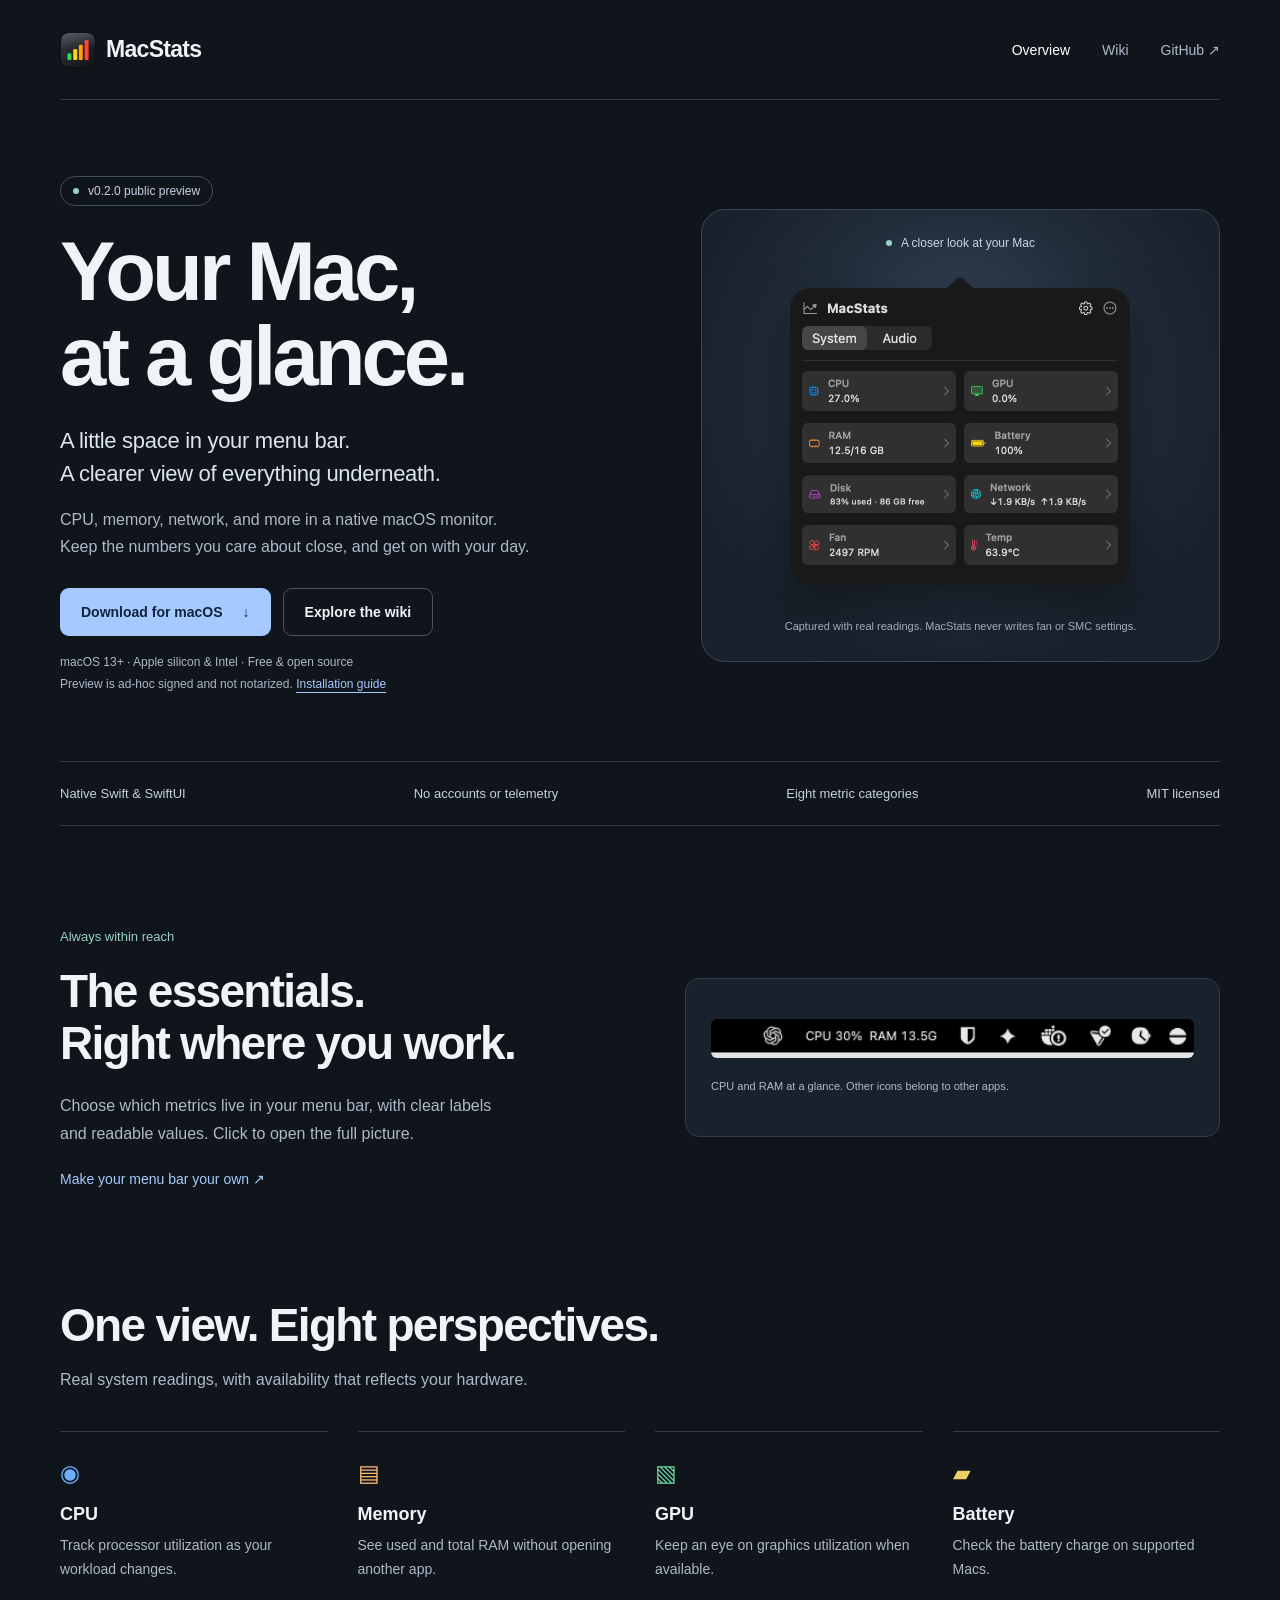
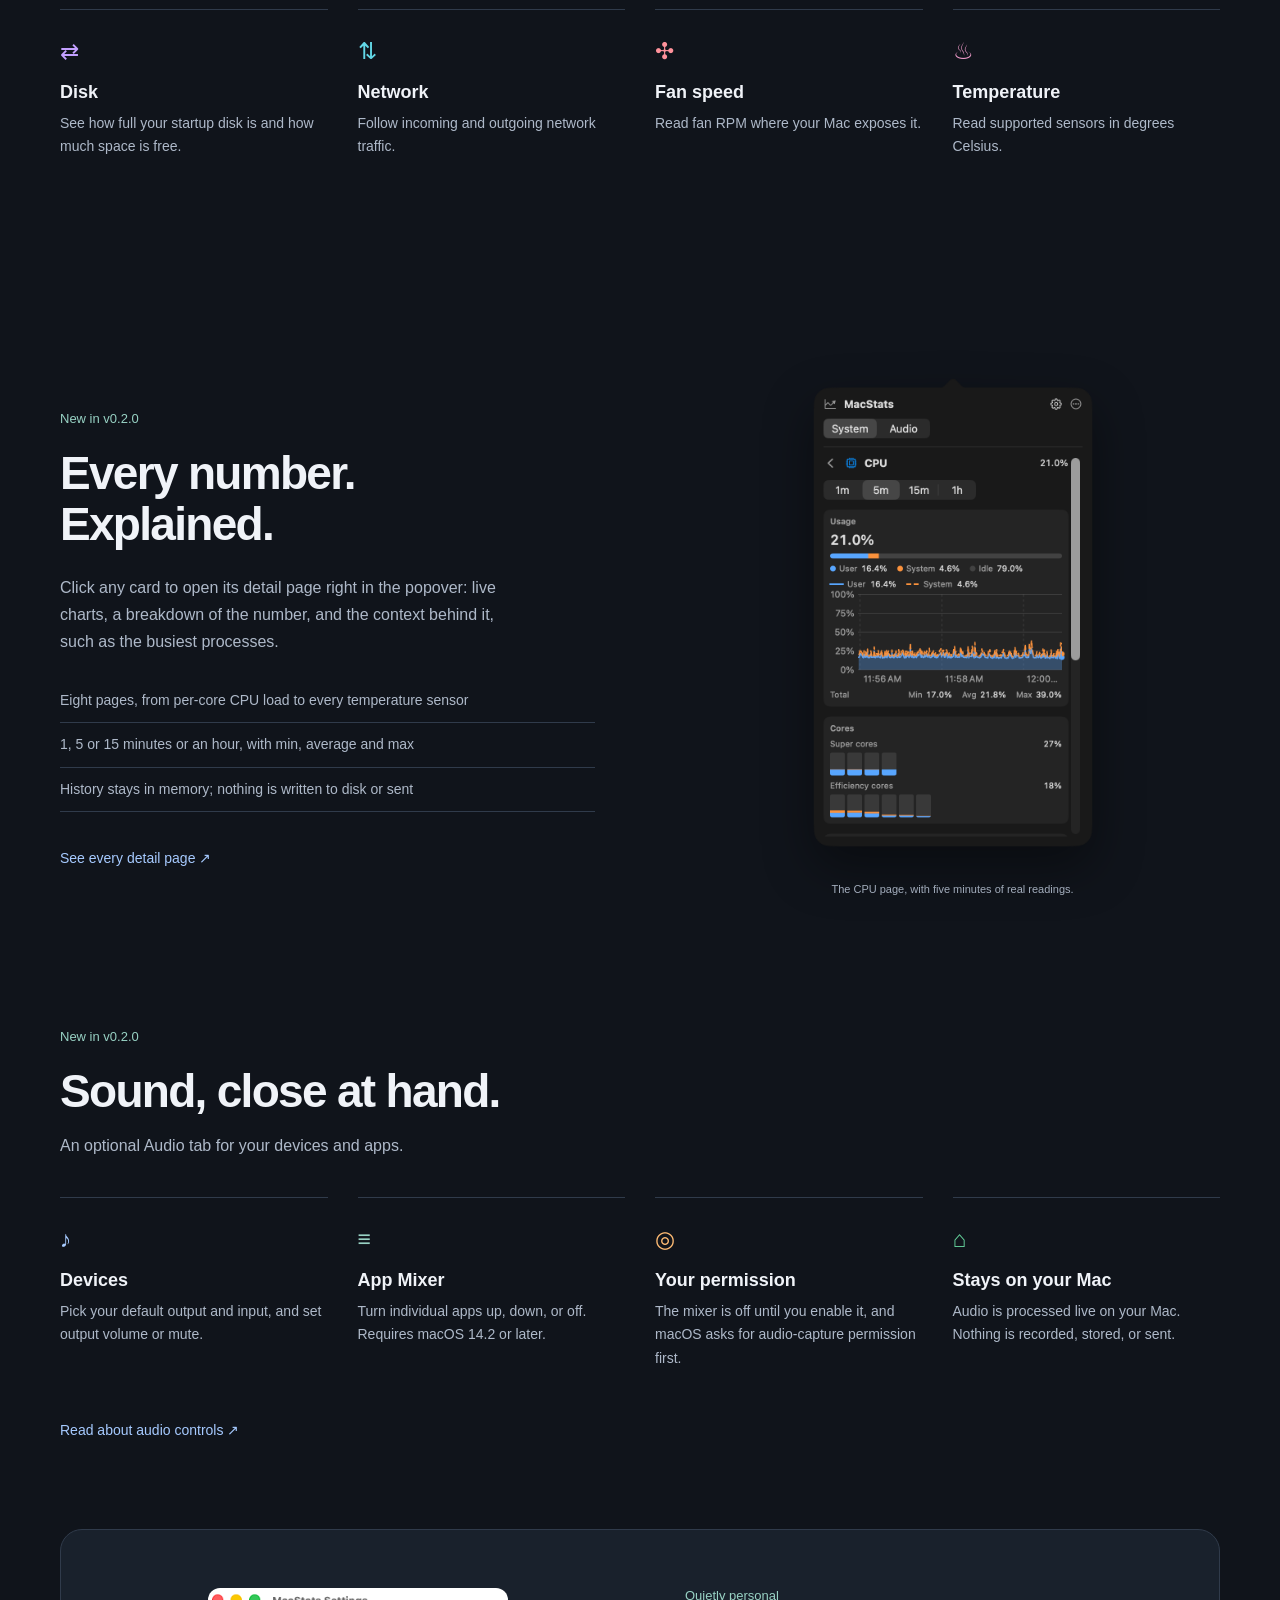
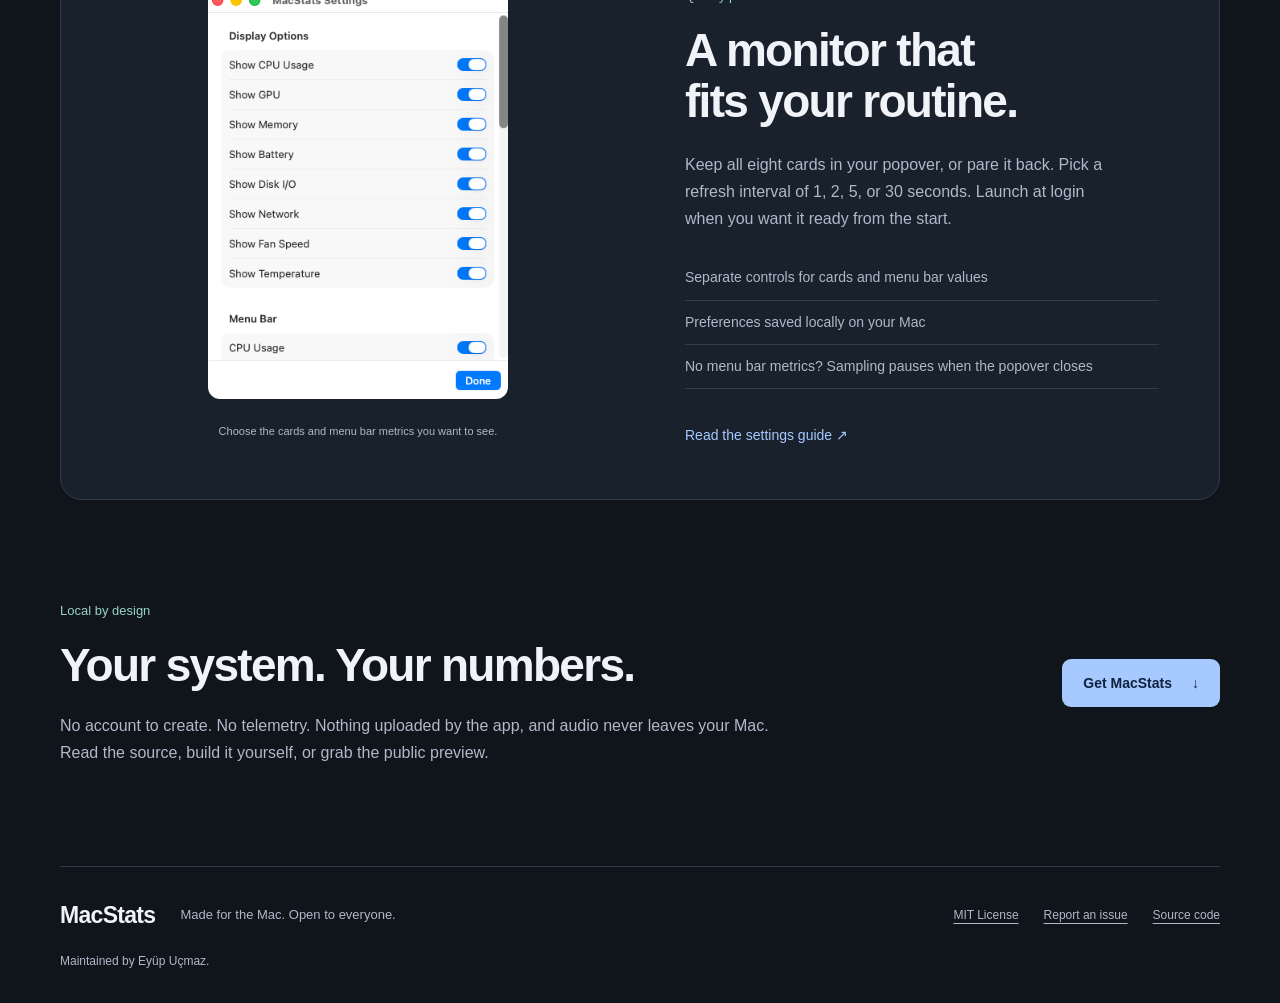
<file: docs/index.html>
<!doctype html>
<html lang="en"><head><meta charset="utf-8"><meta name="viewport" content="width=device-width, initial-scale=1"><meta name="color-scheme" content="dark"><title>MacStats — Your Mac, at a glance.</title><meta name="description" content="A native macOS menu bar system monitor. See CPU, memory, GPU, network and more. Free, open source, and local by design."><meta property="og:title" content="MacStats — Your Mac, at a glance."><meta property="og:description" content="A native macOS menu bar system monitor. See CPU, memory, GPU, network and more. Free, open source, and local by design."><meta property="og:type" content="website"><meta property="og:url" content="https://eyupucmaz.github.io/MacStats/"><link rel="canonical" href="https://eyupucmaz.github.io/MacStats/"><link rel="icon" href="assets/icon.png"><link rel="stylesheet" href="assets/style.css"></head><body><a class="skip" href="#main">Skip to content</a><header><a class="brand" href="index.html"><img src="assets/icon.png" width="36" height="36" alt="">MacStats</a><nav aria-label="Main navigation"><a href="index.html" aria-current="page">Overview</a><a href="guide.html" >Wiki</a><a href="https://github.com/eyupucmaz/MacStats">GitHub <span aria-hidden="true">↗</span></a></nav></header>
<main id="main"><section class="hero"><div class="hero-copy"><a class="release" href="https://github.com/eyupucmaz/MacStats/releases/tag/v0.2.0"><span></span>v0.2.0 public preview</a><h1>Your Mac,<br>at a glance.</h1><p class="lead">A little space in your menu bar.<br>A clearer view of everything underneath.</p><p class="intro">CPU, memory, network, and more in a native macOS monitor. Keep the numbers you care about close, and get on with your day.</p><div class="actions"><a class="button primary" href="https://github.com/eyupucmaz/MacStats/releases/download/v0.2.0/MacStats-0.2.0-universal.dmg">Download for macOS <span aria-hidden="true">↓</span></a><a class="button secondary" href="guide.html">Explore the wiki</a></div><p class="fine">macOS 13+ · Apple silicon &amp; Intel · Free &amp; open source</p><p class="fine">Preview is ad-hoc signed and not notarized. <a href="guide.html#install">Installation guide</a></p></div><figure class="app-stage"><div class="stage-heading"><span class="status-dot"></span> A closer look at your Mac</div><img class="overview" src="assets/overview.png" width="366" height="324" alt="MacStats popover showing CPU, GPU, memory, battery, disk, network, fan speed and temperature cards"><figcaption>Captured with real readings. MacStats never writes fan or SMC settings.</figcaption></figure></section>
<div class="principles"><span>Native Swift &amp; SwiftUI</span><span>No accounts or telemetry</span><span>Eight metric categories</span><span>MIT licensed</span></div>
<section class="menu-feature"><div><p class="kicker">Always within reach</p><h2>The essentials.<br>Right where you work.</h2><p>Choose which metrics live in your menu bar, with clear labels and readable values. Click to open the full picture.</p><a class="text-link" href="guide.html#settings">Make your menu bar your own ↗</a></div><figure class="menu-shot"><img src="assets/menu-bar.png" width="429" height="31" alt="macOS menu bar with MacStats displaying CPU 30% and RAM 13.5G"><figcaption>CPU and RAM at a glance. Other icons belong to other apps.</figcaption></figure></section>
<section class="metrics-section"><div class="section-heading"><h2>One view. Eight perspectives.</h2><p>Real system readings, with availability that reflects your hardware.</p></div><div class="metrics"><article><span class="metric-icon" style="--accent:#6cafff">◉</span><h3>CPU</h3><p>Track processor utilization as your workload changes.</p></article><article><span class="metric-icon" style="--accent:#ffbc74">▤</span><h3>Memory</h3><p>See used and total RAM without opening another app.</p></article><article><span class="metric-icon" style="--accent:#66d69e">▧</span><h3>GPU</h3><p>Keep an eye on graphics utilization when available.</p></article><article><span class="metric-icon" style="--accent:#efcf66">▰</span><h3>Battery</h3><p>Check the battery charge on supported Macs.</p></article><article><span class="metric-icon" style="--accent:#c3a0ff">⇄</span><h3>Disk</h3><p>See how full your startup disk is and how much space is free.</p></article><article><span class="metric-icon" style="--accent:#62d7e6">⇅</span><h3>Network</h3><p>Follow incoming and outgoing network traffic.</p></article><article><span class="metric-icon" style="--accent:#ff929b">✣</span><h3>Fan speed</h3><p>Read fan RPM where your Mac exposes it.</p></article><article><span class="metric-icon" style="--accent:#ed9ac9">♨</span><h3>Temperature</h3><p>Read supported sensors in degrees Celsius.</p></article></div></section>
<section class="menu-feature"><div><p class="kicker">New in v0.2.0</p><h2>Every number.<br>Explained.</h2><p>Click any card to open its detail page right in the popover: live charts, a breakdown of the number, and the context behind it, such as the busiest processes.</p><ul class="simple-list"><li>Eight pages, from per-core CPU load to every temperature sensor</li><li>1, 5 or 15 minutes or an hour, with min, average and max</li><li>History stays in memory; nothing is written to disk or sent</li></ul><a class="text-link" href="guide.html#details">See every detail page ↗</a></div><figure class="detail-shot"><img src="assets/details/detail-cpu.png" width="300" height="481" loading="lazy" alt="MacStats CPU detail page with a usage chart, its user and system split, and per-core load"><figcaption>The CPU page, with five minutes of real readings.</figcaption></figure></section><section class="metrics-section"><div class="section-heading"><p class="kicker">New in v0.2.0</p><h2>Sound, close at hand.</h2><p>An optional Audio tab for your devices and apps.</p></div><div class="metrics"><article><span class="metric-icon" style="--accent:#a6caff">♪</span><h3>Devices</h3><p>Pick your default output and input, and set output volume or mute.</p></article><article><span class="metric-icon" style="--accent:#98d2c4">≡</span><h3>App Mixer</h3><p>Turn individual apps up, down, or off. Requires macOS 14.2 or later.</p></article><article><span class="metric-icon" style="--accent:#ffbc74">◎</span><h3>Your permission</h3><p>The mixer is off until you enable it, and macOS asks for audio-capture permission first.</p></article><article><span class="metric-icon" style="--accent:#66d69e">⌂</span><h3>Stays on your Mac</h3><p>Audio is processed live on your Mac. Nothing is recorded, stored, or sent.</p></article></div><a class="text-link" href="guide.html#audio">Read about audio controls ↗</a></section>
<section class="settings-feature"><figure><img src="assets/settings.png" width="373" height="510" loading="lazy" alt="MacStats Settings with individual display toggles and menu bar options"><figcaption>Choose the cards and menu bar metrics you want to see.</figcaption></figure><div><p class="kicker">Quietly personal</p><h2>A monitor that<br>fits your routine.</h2><p>Keep all eight cards in your popover, or pare it back. Pick a refresh interval of 1, 2, 5, or 30 seconds. Launch at login when you want it ready from the start.</p><ul class="simple-list"><li>Separate controls for cards and menu bar values</li><li>Preferences saved locally on your Mac</li><li>No menu bar metrics? Sampling pauses when the popover closes</li></ul><a class="text-link" href="guide.html#settings">Read the settings guide ↗</a></div></section>
<section class="closing"><div><p class="kicker">Local by design</p><h2>Your system. Your numbers.</h2><p>No account to create. No telemetry. Nothing uploaded by the app, and audio never leaves your Mac.<br>Read the source, build it yourself, or grab the public preview.</p></div><a class="button primary" href="https://github.com/eyupucmaz/MacStats/releases/download/v0.2.0/MacStats-0.2.0-universal.dmg">Get MacStats <span aria-hidden="true">↓</span></a></section></main><footer><a class="brand" href="index.html">MacStats</a><p>Made for the Mac. Open to everyone.</p><div><a href="https://github.com/eyupucmaz/MacStats/blob/main/LICENSE">MIT License</a><a href="https://github.com/eyupucmaz/MacStats/issues">Report an issue</a><a href="https://github.com/eyupucmaz/MacStats">Source code</a></div><small>Maintained by Eyüp Uçmaz.</small></footer></body></html>
</file>
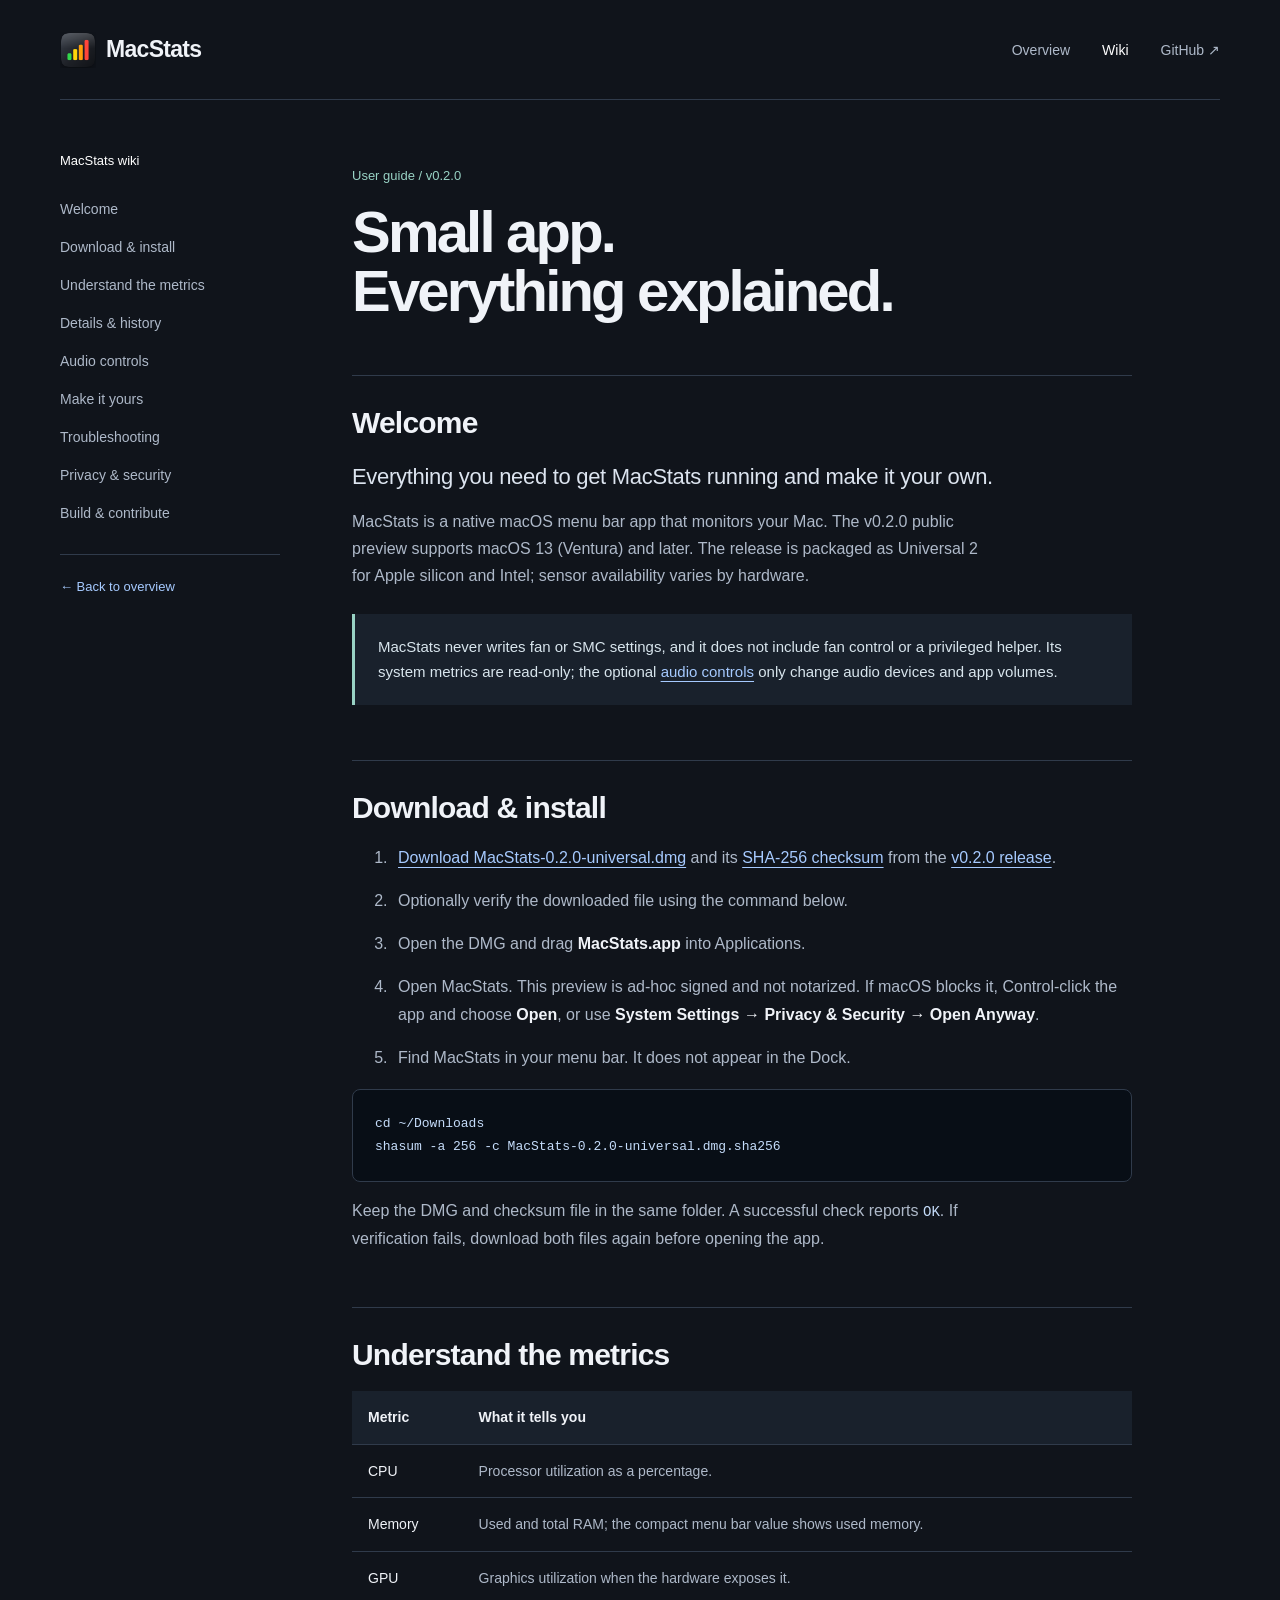
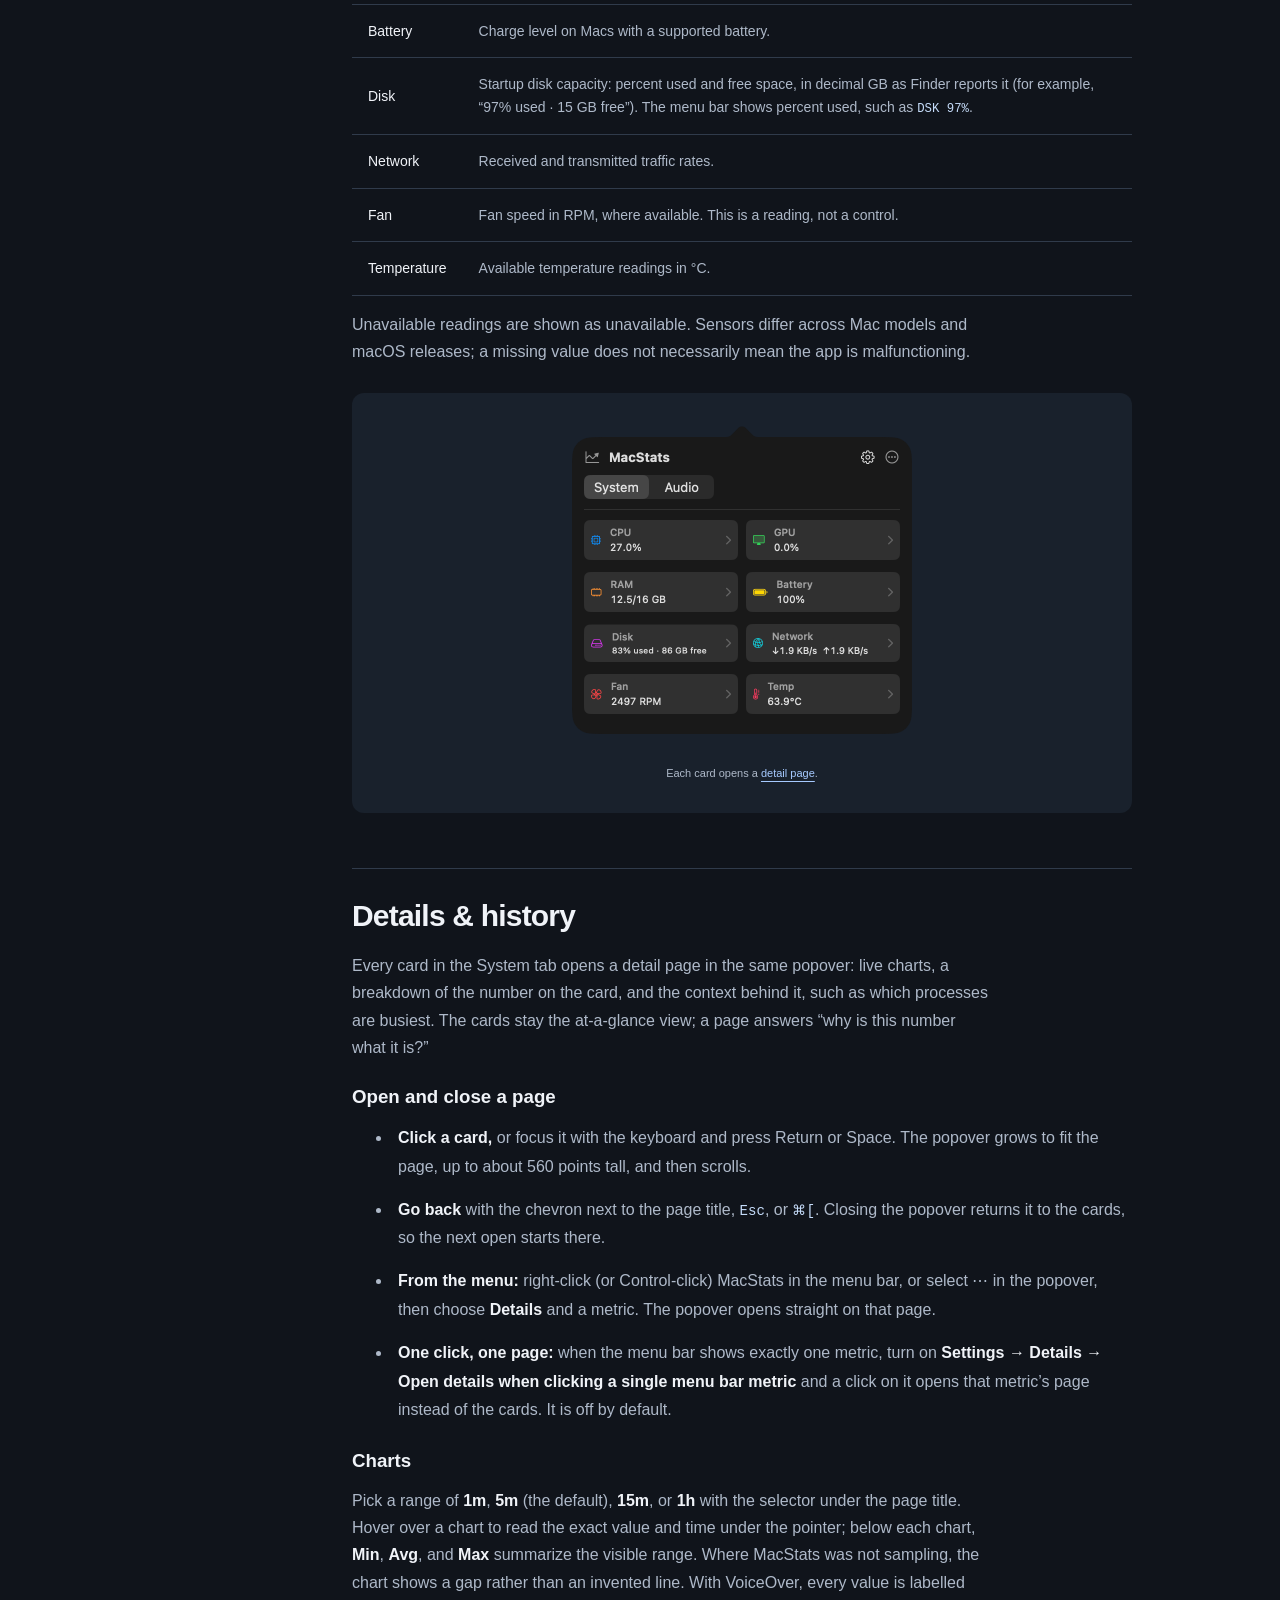
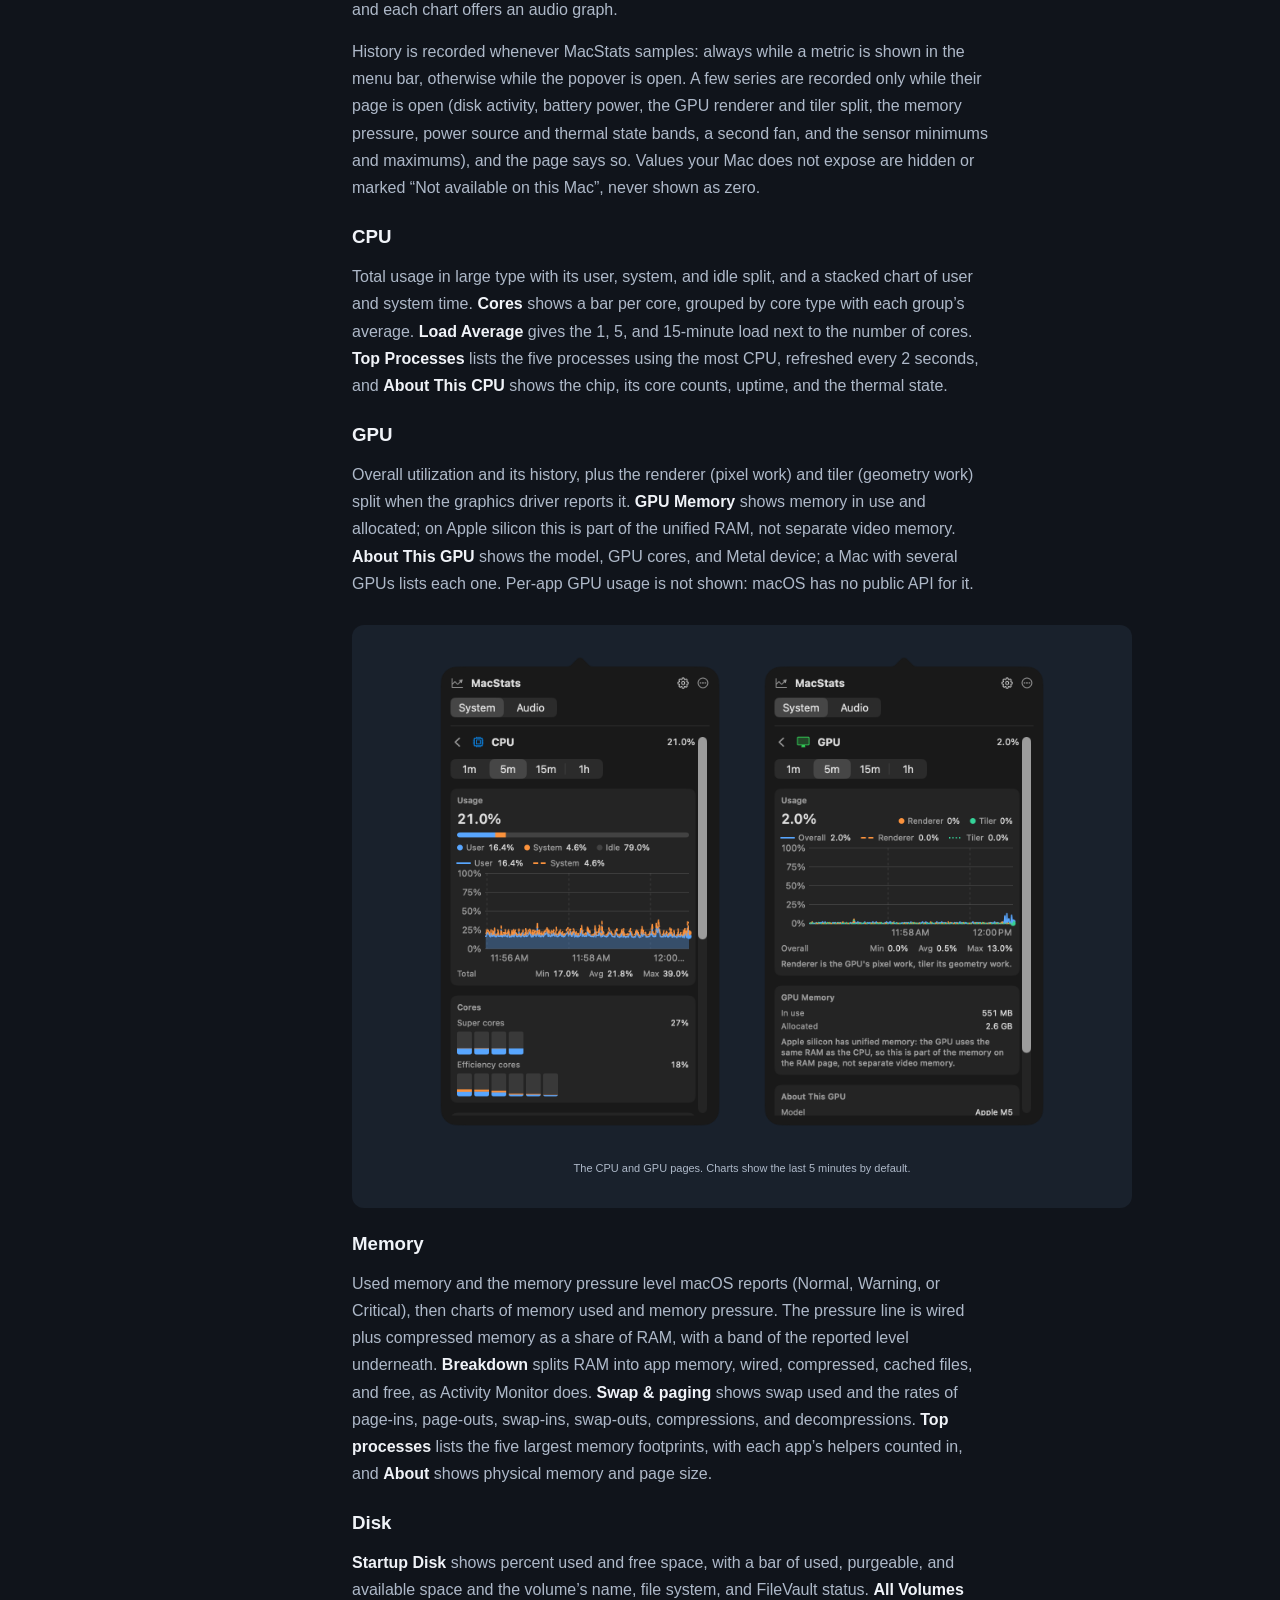
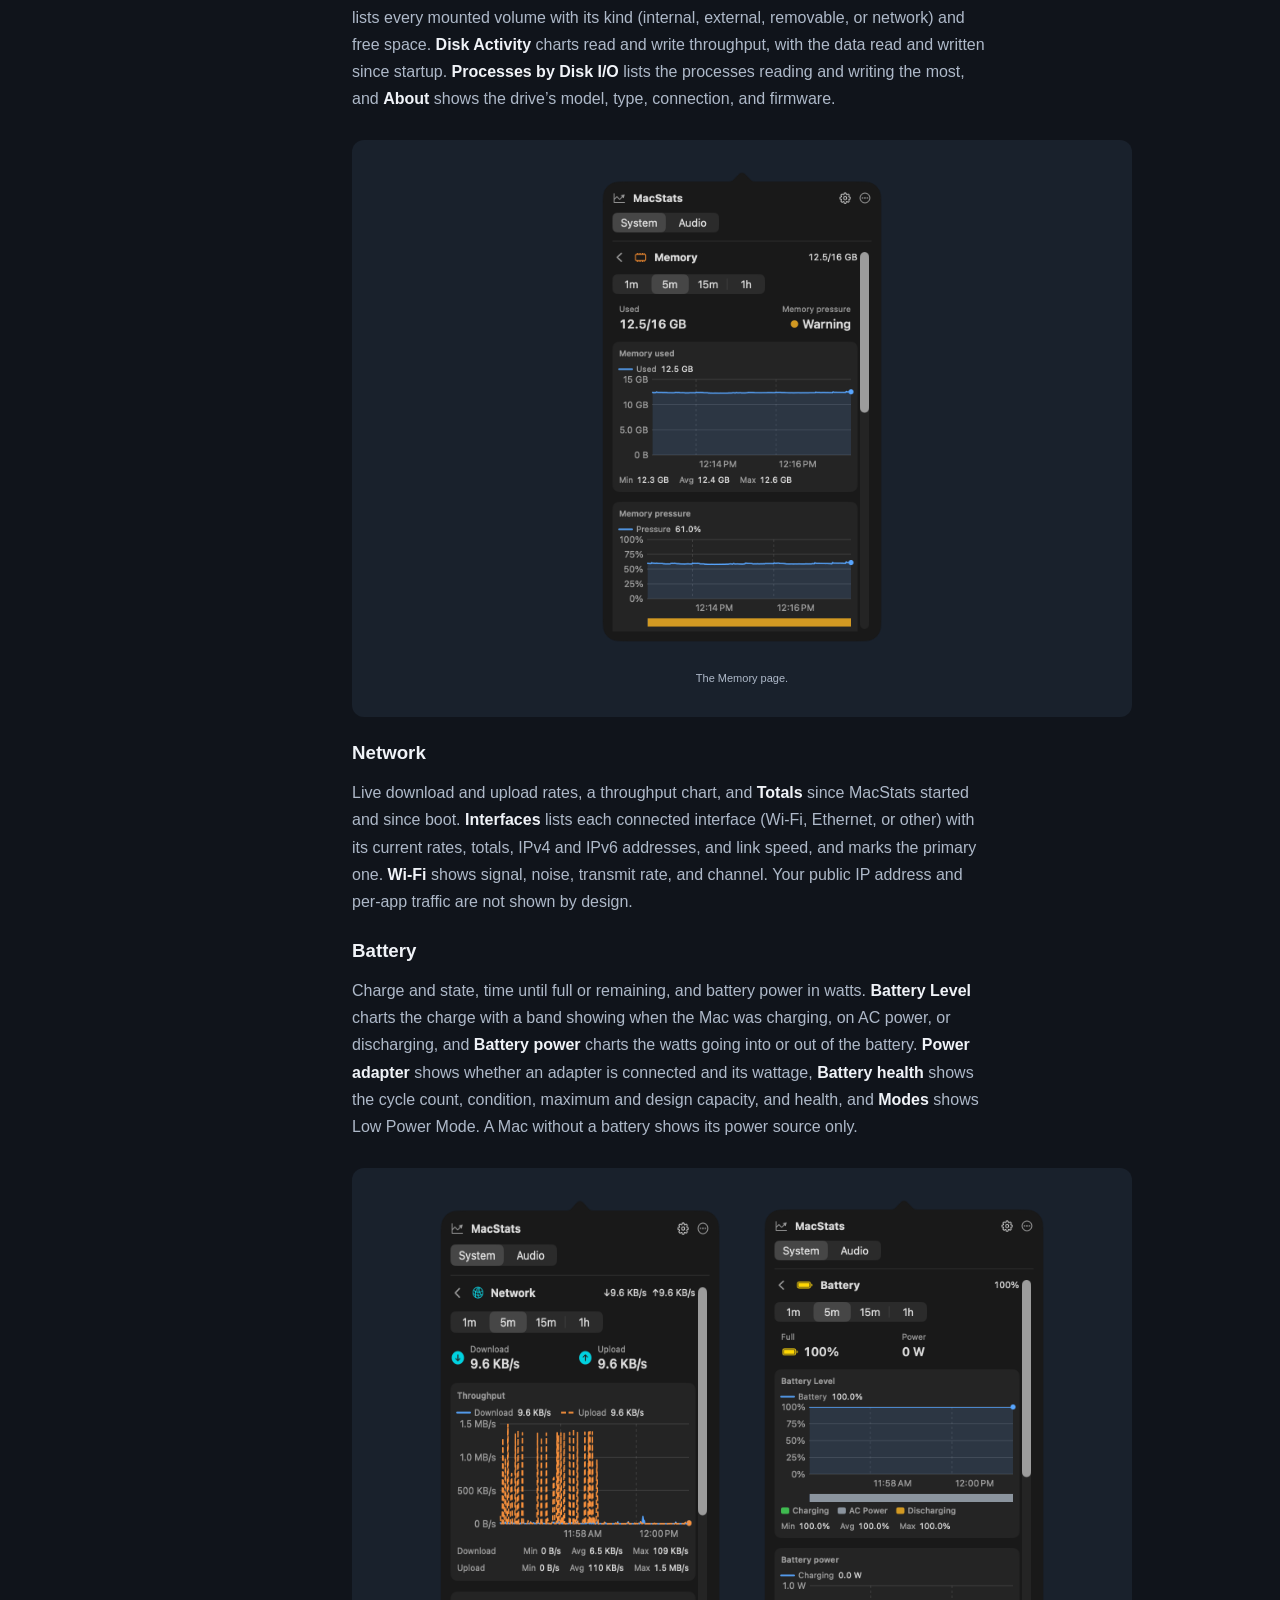
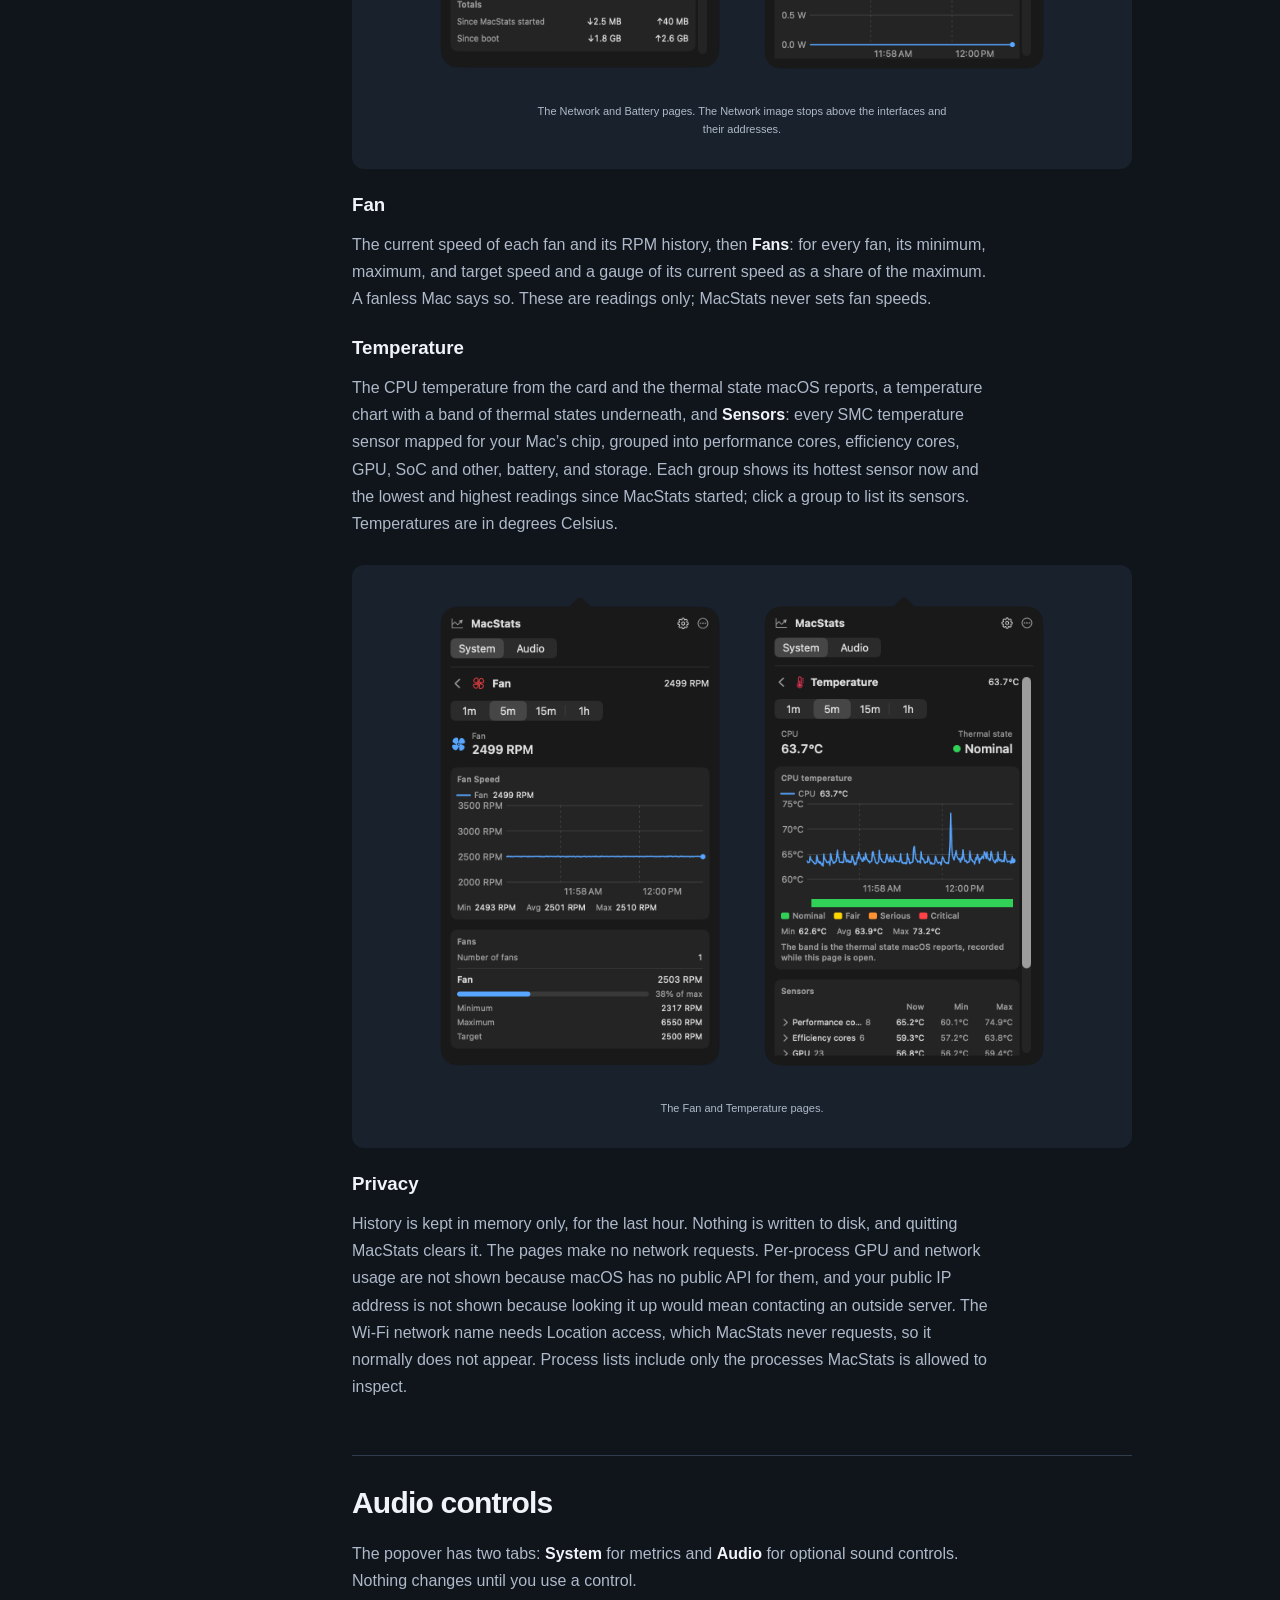
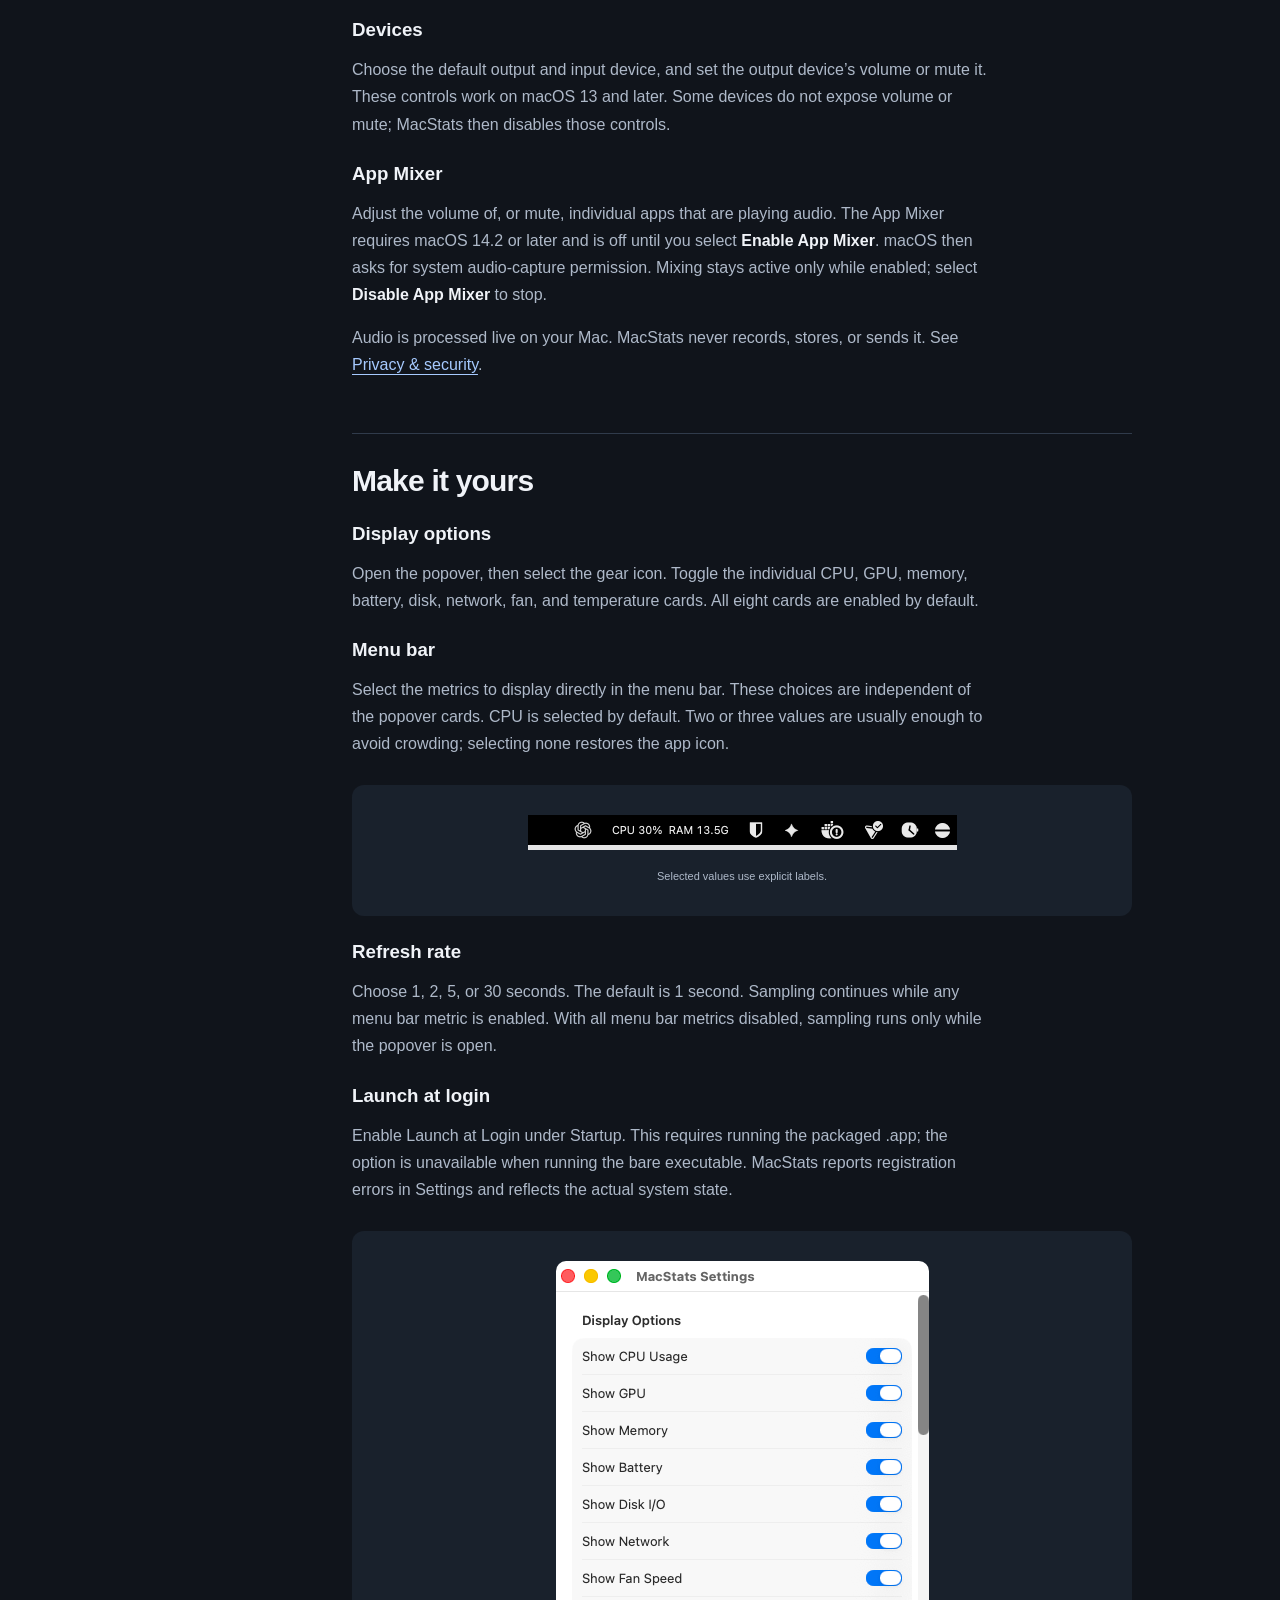
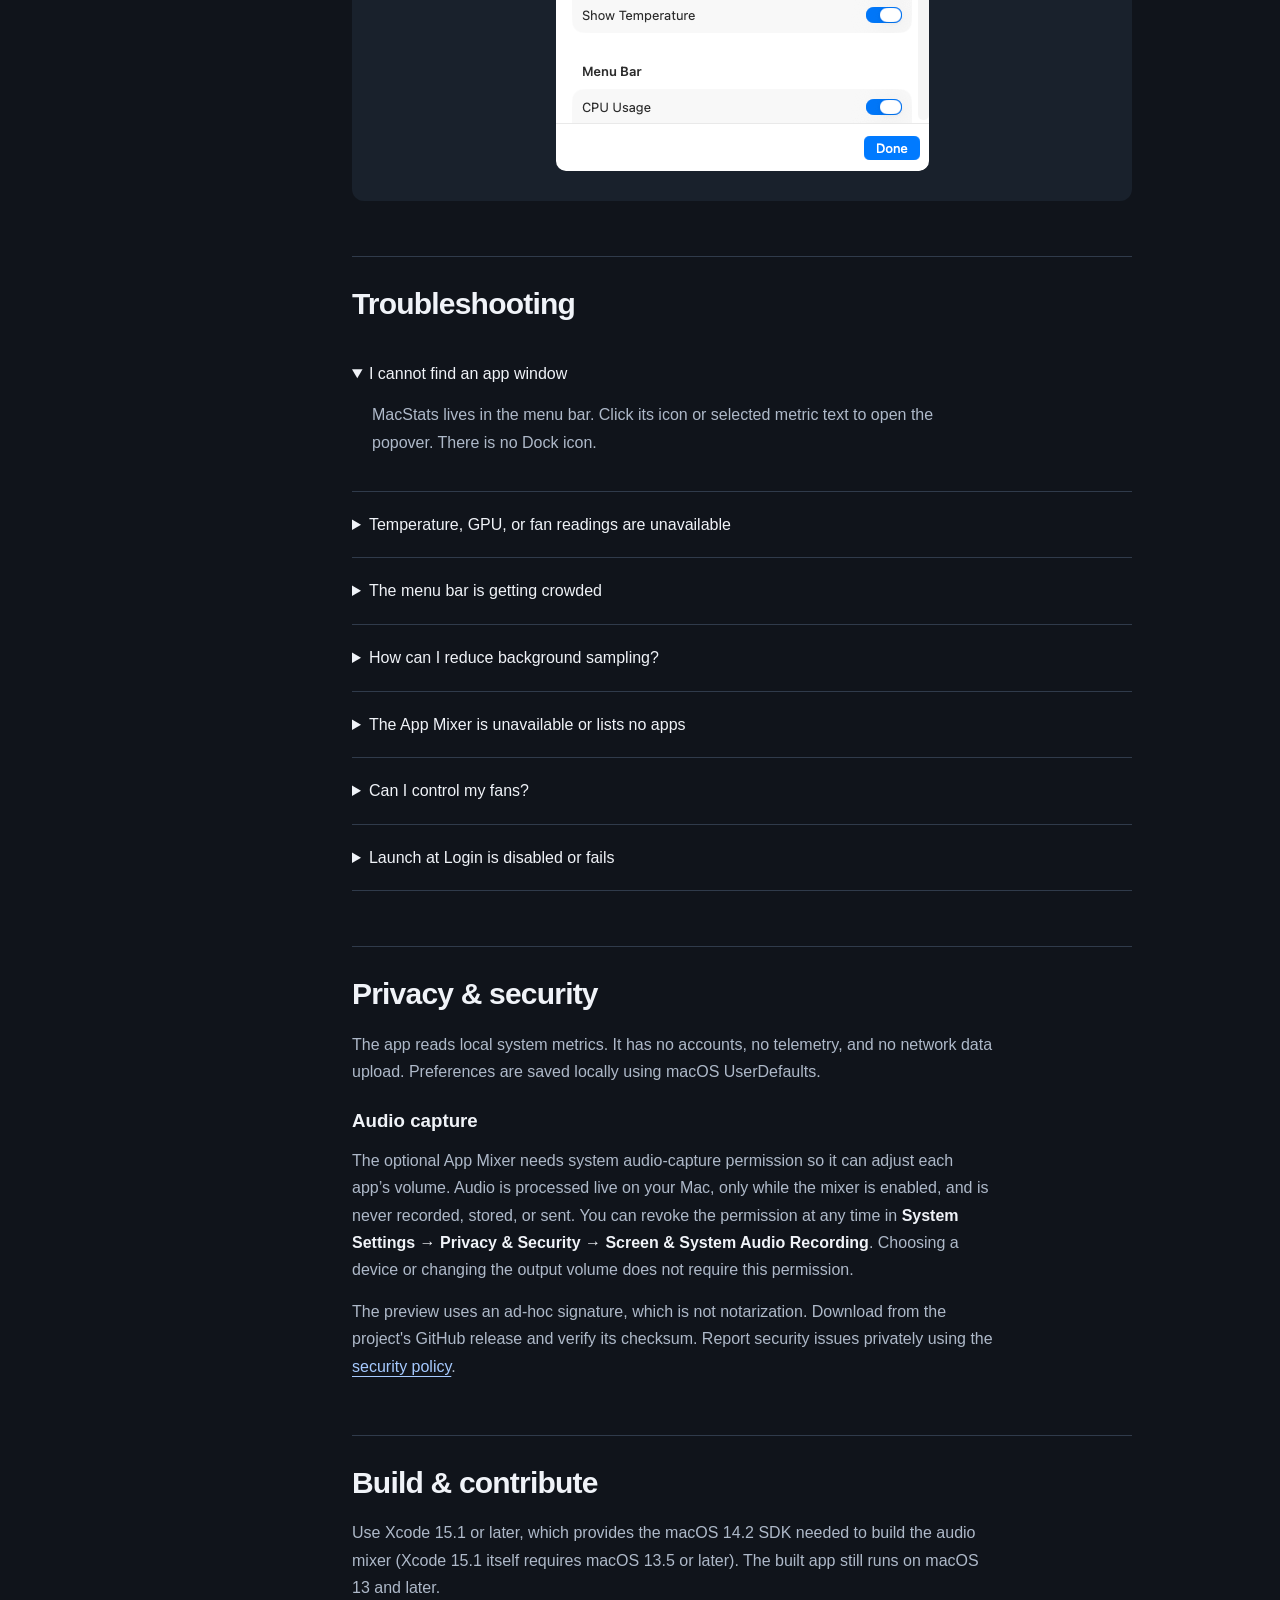
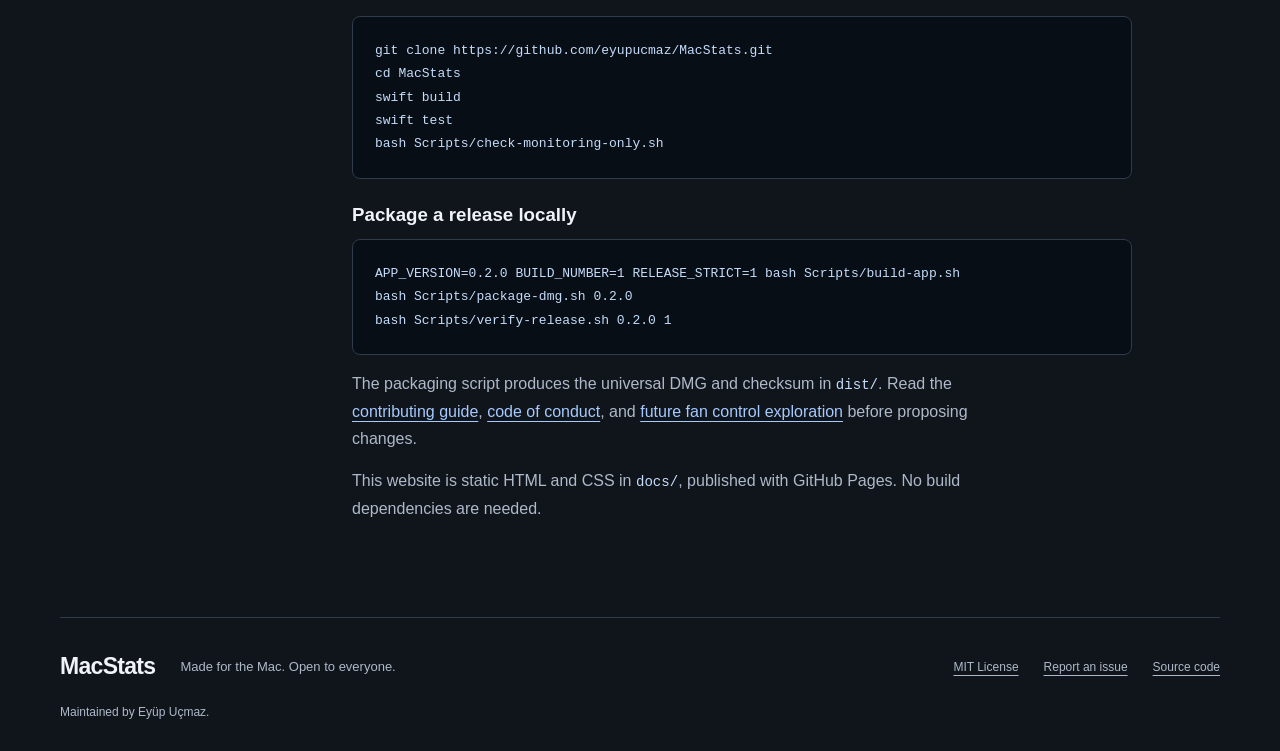
<file: docs/guide.html>
<!doctype html>
<html lang="en"><head><meta charset="utf-8"><meta name="viewport" content="width=device-width, initial-scale=1"><meta name="color-scheme" content="dark"><title>MacStats Wiki — Installation, settings & troubleshooting</title><meta name="description" content="The MacStats user guide: install the public preview, understand system metrics, customize your menu bar, and build from source."><meta property="og:title" content="MacStats Wiki — Installation, settings & troubleshooting"><meta property="og:description" content="The MacStats user guide: install the public preview, understand system metrics, customize your menu bar, and build from source."><meta property="og:type" content="website"><meta property="og:url" content="https://eyupucmaz.github.io/MacStats/guide.html"><link rel="canonical" href="https://eyupucmaz.github.io/MacStats/guide.html"><link rel="icon" href="assets/icon.png"><link rel="stylesheet" href="assets/style.css"></head><body><a class="skip" href="#main">Skip to content</a><header><a class="brand" href="index.html"><img src="assets/icon.png" width="36" height="36" alt="">MacStats</a><nav aria-label="Main navigation"><a href="index.html" >Overview</a><a href="guide.html" aria-current="page">Wiki</a><a href="https://github.com/eyupucmaz/MacStats">GitHub <span aria-hidden="true">↗</span></a></nav></header><div class="docs-layout"><aside><p>MacStats wiki</p><nav aria-label="Guide sections"><a href="#start">Welcome</a><a href="#install">Download & install</a><a href="#metrics">Understand the metrics</a><a href="#details">Details & history</a><a href="#audio">Audio controls</a><a href="#settings">Make it yours</a><a href="#troubleshooting">Troubleshooting</a><a href="#privacy">Privacy & security</a><a href="#development">Build & contribute</a></nav><a class="back" href="index.html">← Back to overview</a></aside><main id="main" class="guide"><p class="kicker">User guide / v0.2.0</p><h1>Small app.<br>Everything explained.</h1><section id="start"><h2>Welcome</h2><p class="lead">Everything you need to get MacStats running and make it your own.</p><p>MacStats is a native macOS menu bar app that monitors your Mac. The v0.2.0 public preview supports macOS 13 (Ventura) and later. The release is packaged as Universal 2 for Apple silicon and Intel; sensor availability varies by hardware.</p><div class="callout">MacStats never writes fan or SMC settings, and it does not include fan control or a privileged helper. Its system metrics are read-only; the optional <a href="#audio">audio controls</a> only change audio devices and app volumes.</div></section><section id="install"><h2>Download & install</h2><ol><li><a href="https://github.com/eyupucmaz/MacStats/releases/download/v0.2.0/MacStats-0.2.0-universal.dmg">Download MacStats-0.2.0-universal.dmg</a> and its <a href="https://github.com/eyupucmaz/MacStats/releases/download/v0.2.0/MacStats-0.2.0-universal.dmg.sha256">SHA-256 checksum</a> from the <a href="https://github.com/eyupucmaz/MacStats/releases/tag/v0.2.0">v0.2.0 release</a>.</li><li>Optionally verify the downloaded file using the command below.</li><li>Open the DMG and drag <strong>MacStats.app</strong> into Applications.</li><li>Open MacStats. This preview is ad-hoc signed and not notarized. If macOS blocks it, Control-click the app and choose <strong>Open</strong>, or use <strong>System Settings → Privacy &amp; Security → Open Anyway</strong>.</li><li>Find MacStats in your menu bar. It does not appear in the Dock.</li></ol><pre><code>cd ~/Downloads
shasum -a 256 -c MacStats-0.2.0-universal.dmg.sha256</code></pre><p>Keep the DMG and checksum file in the same folder. A successful check reports <code>OK</code>. If verification fails, download both files again before opening the app.</p></section><section id="metrics"><h2>Understand the metrics</h2><div class="table-wrap"><table><thead><tr><th>Metric</th><th>What it tells you</th></tr></thead><tbody><tr><td>CPU</td><td>Processor utilization as a percentage.</td></tr><tr><td>Memory</td><td>Used and total RAM; the compact menu bar value shows used memory.</td></tr><tr><td>GPU</td><td>Graphics utilization when the hardware exposes it.</td></tr><tr><td>Battery</td><td>Charge level on Macs with a supported battery.</td></tr><tr><td>Disk</td><td>Startup disk capacity: percent used and free space, in decimal GB as Finder reports it (for example, “97% used · 15 GB free”). The menu bar shows percent used, such as <code>DSK 97%</code>.</td></tr><tr><td>Network</td><td>Received and transmitted traffic rates.</td></tr><tr><td>Fan</td><td>Fan speed in RPM, where available. This is a reading, not a control.</td></tr><tr><td>Temperature</td><td>Available temperature readings in °C.</td></tr></tbody></table></div><p>Unavailable readings are shown as unavailable. Sensors differ across Mac models and macOS releases; a missing value does not necessarily mean the app is malfunctioning.</p><figure class="guide-figure"><img src="assets/overview.png" width="366" height="324" loading="lazy" alt="MacStats popover with eight metric cards: CPU, GPU, RAM, battery, disk, network, fan and temperature"><figcaption>Each card opens a <a href="#details">detail page</a>.</figcaption></figure></section><section id="details"><h2>Details & history</h2><p>Every card in the System tab opens a detail page in the same popover: live charts, a breakdown of the number on the card, and the context behind it, such as which processes are busiest. The cards stay the at-a-glance view; a page answers “why is this number what it is?”</p><h3>Open and close a page</h3><ul><li><strong>Click a card,</strong> or focus it with the keyboard and press Return or Space. The popover grows to fit the page, up to about 560 points tall, and then scrolls.</li><li><strong>Go back</strong> with the chevron next to the page title, <code>Esc</code>, or <code>⌘[</code>. Closing the popover returns it to the cards, so the next open starts there.</li><li><strong>From the menu:</strong> right-click (or Control-click) MacStats in the menu bar, or select ⋯ in the popover, then choose <strong>Details</strong> and a metric. The popover opens straight on that page.</li><li><strong>One click, one page:</strong> when the menu bar shows exactly one metric, turn on <strong>Settings → Details → Open details when clicking a single menu bar metric</strong> and a click on it opens that metric’s page instead of the cards. It is off by default.</li></ul><h3>Charts</h3><p>Pick a range of <strong>1m</strong>, <strong>5m</strong> (the default), <strong>15m</strong>, or <strong>1h</strong> with the selector under the page title. Hover over a chart to read the exact value and time under the pointer; below each chart, <strong>Min</strong>, <strong>Avg</strong>, and <strong>Max</strong> summarize the visible range. Where MacStats was not sampling, the chart shows a gap rather than an invented line. With VoiceOver, every value is labelled and each chart offers an audio graph.</p><p>History is recorded whenever MacStats samples: always while a metric is shown in the menu bar, otherwise while the popover is open. A few series are recorded only while their page is open (disk activity, battery power, the GPU renderer and tiler split, the memory pressure, power source and thermal state bands, a second fan, and the sensor minimums and maximums), and the page says so. Values your Mac does not expose are hidden or marked “Not available on this Mac”, never shown as zero.</p><h3>CPU</h3><p>Total usage in large type with its user, system, and idle split, and a stacked chart of user and system time. <strong>Cores</strong> shows a bar per core, grouped by core type with each group’s average. <strong>Load Average</strong> gives the 1, 5, and 15-minute load next to the number of cores. <strong>Top Processes</strong> lists the five processes using the most CPU, refreshed every 2 seconds, and <strong>About This CPU</strong> shows the chip, its core counts, uptime, and the thermal state.</p><h3>GPU</h3><p>Overall utilization and its history, plus the renderer (pixel work) and tiler (geometry work) split when the graphics driver reports it. <strong>GPU Memory</strong> shows memory in use and allocated; on Apple silicon this is part of the unified RAM, not separate video memory. <strong>About This GPU</strong> shows the model, GPU cores, and Metal device; a Mac with several GPUs lists each one. Per-app GPU usage is not shown: macOS has no public API for it.</p><figure class="guide-figure pair"><img src="assets/details/detail-cpu.png" width="300" height="481" loading="lazy" alt="MacStats CPU page: usage of about one quarter split into user and system, a five-minute stacked usage chart with minimum, average and maximum, and per-core bars for super and efficiency cores"><img src="assets/details/detail-gpu.png" width="300" height="481" loading="lazy" alt="MacStats GPU page: overall utilization with renderer and tiler values, a five-minute usage chart, and GPU memory in use and allocated"><figcaption>The CPU and GPU pages. Charts show the last 5 minutes by default.</figcaption></figure><h3>Memory</h3><p>Used memory and the memory pressure level macOS reports (Normal, Warning, or Critical), then charts of memory used and memory pressure. The pressure line is wired plus compressed memory as a share of RAM, with a band of the reported level underneath. <strong>Breakdown</strong> splits RAM into app memory, wired, compressed, cached files, and free, as Activity Monitor does. <strong>Swap &amp; paging</strong> shows swap used and the rates of page-ins, page-outs, swap-ins, swap-outs, compressions, and decompressions. <strong>Top processes</strong> lists the five largest memory footprints, with each app’s helpers counted in, and <strong>About</strong> shows physical memory and page size.</p><h3>Disk</h3><p><strong>Startup Disk</strong> shows percent used and free space, with a bar of used, purgeable, and available space and the volume’s name, file system, and FileVault status. <strong>All Volumes</strong> lists every mounted volume with its kind (internal, external, removable, or network) and free space. <strong>Disk Activity</strong> charts read and write throughput, with the data read and written since startup. <strong>Processes by Disk I/O</strong> lists the processes reading and writing the most, and <strong>About</strong> shows the drive’s model, type, connection, and firmware.</p><figure class="guide-figure"><img src="assets/details/detail-ram.png" width="300" height="481" loading="lazy" alt="MacStats Memory page: used memory with the Normal pressure level, a five-minute memory used chart, and a memory pressure chart with its level band"><figcaption>The Memory page.</figcaption></figure><h3>Network</h3><p>Live download and upload rates, a throughput chart, and <strong>Totals</strong> since MacStats started and since boot. <strong>Interfaces</strong> lists each connected interface (Wi-Fi, Ethernet, or other) with its current rates, totals, IPv4 and IPv6 addresses, and link speed, and marks the primary one. <strong>Wi-Fi</strong> shows signal, noise, transmit rate, and channel. Your public IP address and per-app traffic are not shown by design.</p><h3>Battery</h3><p>Charge and state, time until full or remaining, and battery power in watts. <strong>Battery Level</strong> charts the charge with a band showing when the Mac was charging, on AC power, or discharging, and <strong>Battery power</strong> charts the watts going into or out of the battery. <strong>Power adapter</strong> shows whether an adapter is connected and its wattage, <strong>Battery health</strong> shows the cycle count, condition, maximum and design capacity, and health, and <strong>Modes</strong> shows Low Power Mode. A Mac without a battery shows its power source only.</p><figure class="guide-figure pair"><img src="assets/details/detail-network.png" width="300" height="442" loading="lazy" alt="MacStats Network page: download and upload rates, a five-minute throughput chart with minimum, average and maximum, and totals since MacStats started and since boot"><img src="assets/details/detail-battery.png" width="300" height="481" loading="lazy" alt="MacStats Battery page: a full battery on AC power, a five-minute battery level chart with its power source band, and a battery power chart"><figcaption>The Network and Battery pages. The Network image stops above the interfaces and their addresses.</figcaption></figure><h3>Fan</h3><p>The current speed of each fan and its RPM history, then <strong>Fans</strong>: for every fan, its minimum, maximum, and target speed and a gauge of its current speed as a share of the maximum. A fanless Mac says so. These are readings only; MacStats never sets fan speeds.</p><h3>Temperature</h3><p>The CPU temperature from the card and the thermal state macOS reports, a temperature chart with a band of thermal states underneath, and <strong>Sensors</strong>: every SMC temperature sensor mapped for your Mac’s chip, grouped into performance cores, efficiency cores, GPU, SoC and other, battery, and storage. Each group shows its hottest sensor now and the lowest and highest readings since MacStats started; click a group to list its sensors. Temperatures are in degrees Celsius.</p><figure class="guide-figure pair"><img src="assets/details/detail-fan.png" width="300" height="474" loading="lazy" alt="MacStats Fan page: one fan at about 2,500 RPM, a five-minute fan speed chart, and the fan's minimum, maximum and target speeds with a gauge"><img src="assets/details/detail-temp.png" width="300" height="481" loading="lazy" alt="MacStats Temperature page: CPU temperature with a Nominal thermal state, a five-minute temperature chart with its thermal state band, and grouped sensors with now, minimum and maximum"><figcaption>The Fan and Temperature pages.</figcaption></figure><h3>Privacy</h3><p>History is kept in memory only, for the last hour. Nothing is written to disk, and quitting MacStats clears it. The pages make no network requests. Per-process GPU and network usage are not shown because macOS has no public API for them, and your public IP address is not shown because looking it up would mean contacting an outside server. The Wi-Fi network name needs Location access, which MacStats never requests, so it normally does not appear. Process lists include only the processes MacStats is allowed to inspect.</p></section><section id="audio"><h2>Audio controls</h2><p>The popover has two tabs: <strong>System</strong> for metrics and <strong>Audio</strong> for optional sound controls. Nothing changes until you use a control.</p><h3>Devices</h3><p>Choose the default output and input device, and set the output device’s volume or mute it. These controls work on macOS 13 and later. Some devices do not expose volume or mute; MacStats then disables those controls.</p><h3>App Mixer</h3><p>Adjust the volume of, or mute, individual apps that are playing audio. The App Mixer requires macOS 14.2 or later and is off until you select <strong>Enable App Mixer</strong>. macOS then asks for system audio-capture permission. Mixing stays active only while enabled; select <strong>Disable App Mixer</strong> to stop.</p><p>Audio is processed live on your Mac. MacStats never records, stores, or sends it. See <a href="#privacy">Privacy &amp; security</a>.</p></section><section id="settings"><h2>Make it yours</h2><h3>Display options</h3><p>Open the popover, then select the gear icon. Toggle the individual CPU, GPU, memory, battery, disk, network, fan, and temperature cards. All eight cards are enabled by default.</p><h3>Menu bar</h3><p>Select the metrics to display directly in the menu bar. These choices are independent of the popover cards. CPU is selected by default. Two or three values are usually enough to avoid crowding; selecting none restores the app icon.</p><figure class="guide-figure wide"><img src="assets/menu-bar.png" width="429" height="31" loading="lazy" alt="MacStats CPU and RAM values in the menu bar"><figcaption>Selected values use explicit labels.</figcaption></figure><h3>Refresh rate</h3><p>Choose 1, 2, 5, or 30 seconds. The default is 1 second. Sampling continues while any menu bar metric is enabled. With all menu bar metrics disabled, sampling runs only while the popover is open.</p><h3>Launch at login</h3><p>Enable Launch at Login under Startup. This requires running the packaged .app; the option is unavailable when running the bare executable. MacStats reports registration errors in Settings and reflects the actual system state.</p><figure class="guide-figure"><img src="assets/settings.png" width="373" height="510" loading="lazy" alt="Settings window showing display options and the menu bar section"></figure></section><section id="troubleshooting"><h2>Troubleshooting</h2><details open><summary>I cannot find an app window</summary><p>MacStats lives in the menu bar. Click its icon or selected metric text to open the popover. There is no Dock icon.</p></details><details><summary>Temperature, GPU, or fan readings are unavailable</summary><p>These values depend on hardware and macOS exposing the relevant sensors. Some Macs have no fan. MacStats does not substitute invented readings for unsupported data.</p></details><details><summary>The menu bar is getting crowded</summary><p>Open Settings and deselect some Menu Bar metrics. You can still keep those cards visible inside the popover.</p></details><details><summary>How can I reduce background sampling?</summary><p>Choose a longer refresh interval. To pause sampling whenever the popover is closed, deselect every Menu Bar metric.</p></details><details><summary>The App Mixer is unavailable or lists no apps</summary><p>The App Mixer requires macOS 14.2 or later. Make sure MacStats is allowed in <strong>System Settings → Privacy &amp; Security → Screen &amp; System Audio Recording</strong>. Only apps that are currently playing audio appear in the mixer. After you update MacStats, macOS asks for this permission again because each preview build has a new ad-hoc signature.</p></details><details><summary>Can I control my fans?</summary><p>No. MacStats never writes fan or SMC settings; fan speed is a reading only.</p></details><details><summary>Launch at Login is disabled or fails</summary><p>Run MacStats from its .app bundle in Applications. Read the status and any error shown under Startup in Settings; registration must succeed before the setting takes effect.</p></details></section><section id="privacy"><h2>Privacy & security</h2><p>The app reads local system metrics. It has no accounts, no telemetry, and no network data upload. Preferences are saved locally using macOS UserDefaults.</p><h3>Audio capture</h3><p>The optional App Mixer needs system audio-capture permission so it can adjust each app’s volume. Audio is processed live on your Mac, only while the mixer is enabled, and is never recorded, stored, or sent. You can revoke the permission at any time in <strong>System Settings → Privacy &amp; Security → Screen &amp; System Audio Recording</strong>. Choosing a device or changing the output volume does not require this permission.</p><p>The preview uses an ad-hoc signature, which is not notarization. Download from the project's GitHub release and verify its checksum. Report security issues privately using the <a href="https://github.com/eyupucmaz/MacStats/blob/main/SECURITY.md">security policy</a>.</p></section><section id="development"><h2>Build & contribute</h2><p>Use Xcode 15.1 or later, which provides the macOS 14.2 SDK needed to build the audio mixer (Xcode 15.1 itself requires macOS 13.5 or later). The built app still runs on macOS 13 and later.</p><pre><code>git clone https://github.com/eyupucmaz/MacStats.git
cd MacStats
swift build
swift test
bash Scripts/check-monitoring-only.sh</code></pre><h3>Package a release locally</h3><pre><code>APP_VERSION=0.2.0 BUILD_NUMBER=1 RELEASE_STRICT=1 bash Scripts/build-app.sh
bash Scripts/package-dmg.sh 0.2.0
bash Scripts/verify-release.sh 0.2.0 1</code></pre><p>The packaging script produces the universal DMG and checksum in <code>dist/</code>. Read the <a href="https://github.com/eyupucmaz/MacStats/blob/main/CONTRIBUTING.md">contributing guide</a>, <a href="https://github.com/eyupucmaz/MacStats/blob/main/CODE_OF_CONDUCT.md">code of conduct</a>, and <a href="https://github.com/eyupucmaz/MacStats/blob/main/docs/FAN_CONTROL.md">future fan control exploration</a> before proposing changes.</p><p>This website is static HTML and CSS in <code>docs/</code>, published with GitHub Pages. No build dependencies are needed.</p></section></main></div><footer><a class="brand" href="index.html">MacStats</a><p>Made for the Mac. Open to everyone.</p><div><a href="https://github.com/eyupucmaz/MacStats/blob/main/LICENSE">MIT License</a><a href="https://github.com/eyupucmaz/MacStats/issues">Report an issue</a><a href="https://github.com/eyupucmaz/MacStats">Source code</a></div><small>Maintained by Eyüp Uçmaz.</small></footer></body></html>
</file>
<file: docs/assets/style.css>
:root{--bg:#10141b;--panel:#19212c;--text:#f0f3f8;--muted:#aeb9c9;--line:#303b4b;--blue:#a6caff;--mint:#98d2c4;font-family:-apple-system,BlinkMacSystemFont,"Segoe UI",sans-serif;color:var(--text);background:var(--bg);font-synthesis:none}*{box-sizing:border-box}body{margin:0}a{color:var(--blue);text-underline-offset:4px}a:hover{color:white}a:focus-visible,summary:focus-visible{outline:3px solid var(--mint);outline-offset:6px}img{max-width:100%;height:auto}header,main,footer{width:min(1160px,calc(100% - 80px));margin:auto}header{height:100px;display:flex;align-items:center;justify-content:space-between;border-bottom:1px solid var(--line)}.brand{display:flex;align-items:center;gap:10px;font-size:23px;font-weight:650;letter-spacing:-.7px;color:var(--text);text-decoration:none}header nav{display:flex;gap:32px;align-items:center}header nav a{font-size:14px;color:var(--muted);text-decoration:none}header nav a[aria-current]{color:white}h1,h2,h3,p,figure{margin:0}h1{font-size:clamp(56px,6.5vw,84px);line-height:1.02;font-weight:600;letter-spacing:-4px}h2{font-size:clamp(32px,4vw,46px);font-weight:550;letter-spacing:-1.7px;line-height:1.12}h3{font-weight:550}p{font-size:16px;line-height:1.7;color:var(--muted)}.hero{display:grid;grid-template-columns:1.1fr 1fr;gap:70px;align-items:center;padding:76px 0 66px}.release{display:inline-flex;align-items:center;gap:9px;border:1px solid #40505d;border-radius:30px;padding:7px 12px;color:#c6d4e5;text-decoration:none;font-size:12px;margin-bottom:24px}.release span,.status-dot{width:6px;height:6px;border-radius:50%;background:var(--mint);display:inline-block}.lead{font-size:22px;line-height:1.5;letter-spacing:-.3px;margin-top:24px;color:#dce4ef}.intro{margin-top:16px;max-width:470px}.actions{display:flex;gap:12px;margin:28px 0 16px;flex-wrap:wrap}.button{display:inline-flex;align-items:center;justify-content:center;gap:20px;min-height:48px;padding:13px 21px;font-size:14px;font-weight:600;border-radius:9px;text-decoration:none}.primary{background:var(--blue);color:#10233e}.primary:hover{background:#c3dcff;color:#10233e}.secondary{border:1px solid #465263;color:var(--text)}.fine{font-size:12px;line-height:1.8}.app-stage{background:radial-gradient(ellipse at 50% 40%,#3c5168 0%,#222e3b 45%,#19212c 75%);border:1px solid #384555;border-radius:24px;padding:26px 35px;display:flex;flex-direction:column;align-items:center;position:relative}.stage-heading{display:flex;align-items:center;gap:9px;font-size:12px;color:#c7d5e6;margin-bottom:24px}.overview{filter:drop-shadow(0 20px 25px #0006);border-radius:18px}figcaption{color:var(--muted);font-size:11px;line-height:1.6;margin-top:20px;max-width:360px}.principles{display:flex;justify-content:space-between;gap:20px;border-top:1px solid var(--line);border-bottom:1px solid var(--line);padding:24px 0;font-size:13px;color:#c6d1df}.menu-feature{display:grid;grid-template-columns:1fr 1fr;gap:90px;align-items:center;padding:100px 0}.kicker{font-size:13px;color:var(--mint);margin-bottom:18px}.menu-feature p:not(.kicker),.settings-feature p:not(.kicker){margin-top:23px;max-width:440px}.text-link{display:inline-block;margin-top:24px;text-decoration:none;font-size:14px}.menu-shot{padding:40px 25px;background:#19212c;border:1px solid var(--line);border-radius:14px}.menu-shot img{display:block;width:100%;border-radius:6px}.menu-shot figcaption{max-width:none}.metrics-section{padding:12px 0 90px}.section-heading p{margin-top:15px}.metrics{display:grid;grid-template-columns:repeat(4,1fr);margin-top:38px;gap:0 30px}.metrics article{padding:28px 0;border-top:1px solid var(--line)}.metric-icon{font-size:23px;color:var(--accent);display:block;height:35px}.metrics h3{margin:9px 0;font-size:18px}.metrics p{font-size:14px;line-height:1.65}.settings-feature{display:grid;grid-template-columns:1fr 1fr;gap:90px;align-items:center;background:var(--panel);border:1px solid var(--line);padding:55px 60px;border-radius:22px}.settings-feature figure{text-align:center}.settings-feature figure img{width:300px;border-radius:12px}.settings-feature figcaption{margin:20px auto 0}.simple-list{list-style:none;padding:0;margin-top:24px;color:var(--muted);font-size:14px;line-height:1.8}.simple-list li{padding:9px 0;border-bottom:1px solid var(--line)}.closing{display:flex;align-items:center;justify-content:space-between;gap:40px;padding:100px 0}.closing p:not(.kicker){margin-top:20px}footer{display:flex;flex-wrap:wrap;align-items:center;gap:25px;padding:35px 0;border-top:1px solid var(--line)}footer p{font-size:13px}footer div{margin-left:auto;display:flex;gap:25px}footer a:not(.brand),footer small{font-size:12px;color:var(--muted)}footer small{width:100%}.skip{position:fixed;left:12px;top:-100px;background:white;color:black;padding:15px;z-index:5}.skip:focus{top:12px}.docs-layout{width:min(1160px,calc(100% - 80px));margin:50px auto 80px;display:grid;grid-template-columns:220px minmax(0,1fr);gap:72px}aside{position:sticky;top:30px;align-self:start}aside p{font-size:13px;color:white;margin-bottom:20px}aside nav{display:flex;flex-direction:column;gap:4px}aside nav a{padding:9px 0;text-decoration:none;font-size:14px;color:var(--muted)}aside .back{display:block;border-top:1px solid var(--line);padding-top:24px;margin-top:24px;font-size:13px;text-decoration:none}.guide{width:100%;min-width:0;max-width:780px;margin:0}.guide h1{font-size:58px;letter-spacing:-2.8px}.guide section{margin-top:55px;scroll-margin-top:30px}.guide h2{font-size:30px;letter-spacing:-.8px;border-top:1px solid var(--line);padding-top:30px;margin-bottom:20px}.guide h3{margin:25px 0 10px}.guide p{margin:15px 0;max-width:72ch}.guide li{color:var(--muted);line-height:1.8;margin-bottom:14px;padding-left:6px}.guide strong{color:var(--text)}.callout{padding:20px 23px;background:var(--panel);border-left:3px solid var(--mint);font-size:15px;line-height:1.7;color:#d8e5ed;margin-top:24px}pre{background:#080e16;border:1px solid var(--line);padding:22px;overflow:auto;border-radius:8px;font-size:13px;line-height:1.8}code{font-family:ui-monospace,SFMono-Regular,Consolas,monospace;font-size:.88em;color:#c5dcfa}pre code{font-size:inherit}.table-wrap{overflow:auto}table{width:100%;border-collapse:collapse;text-align:left;font-size:14px}th,td{border-bottom:1px solid var(--line);padding:15px 16px;line-height:1.6}td{color:var(--muted)}td:first-child{color:var(--text);white-space:nowrap}th{background:var(--panel)}.guide-figure{background:var(--panel);padding:30px;margin-top:28px;border-radius:12px}.guide-figure img{display:block;margin:auto;border-radius:10px}.guide-figure figcaption{margin:18px auto 0;max-width:430px;text-align:center}.guide-figure.wide img{border-radius:0}details{border-bottom:1px solid var(--line);padding:20px 0}summary{cursor:pointer;font-size:16px;line-height:1.6}details p{padding-left:20px}.detail-shot{text-align:center}.detail-shot img{width:300px;filter:drop-shadow(0 20px 25px #0006)}.detail-shot figcaption{margin:20px auto 0}.guide-figure.pair{display:flex;flex-wrap:wrap;justify-content:center;gap:24px}.guide-figure.pair img{margin:0;width:300px}.guide-figure.pair figcaption{width:100%;margin-top:0}@media(max-width:1000px){.hero{gap:35px}.app-stage{padding:22px}.hero h1{font-size:65px}.settings-feature{gap:45px;padding:40px}.menu-feature{gap:40px}.docs-layout{gap:40px;grid-template-columns:185px minmax(0,1fr)}}@media(max-width:760px){header,main,footer{width:calc(100% - 40px)}header{height:80px}header nav{gap:18px}.brand{font-size:21px}.brand img{width:30px;height:30px}.hero{grid-template-columns:1fr;padding:45px 0;gap:35px}.hero h1{font-size:64px;letter-spacing:-3px}.app-stage{max-width:480px;width:100%;margin:auto}.lead{font-size:20px}.principles{display:grid;grid-template-columns:1fr 1fr;font-size:12px}.menu-feature,.settings-feature{grid-template-columns:1fr;gap:35px;padding:55px 0}.metrics{grid-template-columns:repeat(2,1fr);gap:0 25px}.metrics-section{padding-bottom:50px}.settings-feature{padding:30px;display:flex;flex-direction:column-reverse;align-items:stretch}.closing{display:block;padding:60px 0}.closing .button{margin-top:26px}footer{gap:18px}footer div{width:100%;margin:0;flex-wrap:wrap}footer p{width:100%}.docs-layout{display:block;width:calc(100% - 40px);margin-top:30px}.docs-layout aside{position:static;border-bottom:1px solid var(--line);padding-bottom:24px;margin-bottom:30px}aside nav{flex-direction:row;flex-wrap:wrap;gap:4px 20px}aside nav a{font-size:13px}aside .back{display:none}.guide h1{font-size:46px}.guide section{margin-top:35px}.guide-figure{padding:20px}h2{font-size:34px}pre{padding:16px}}@media(prefers-reduced-motion:no-preference){html{scroll-behavior:smooth}}
</file>
